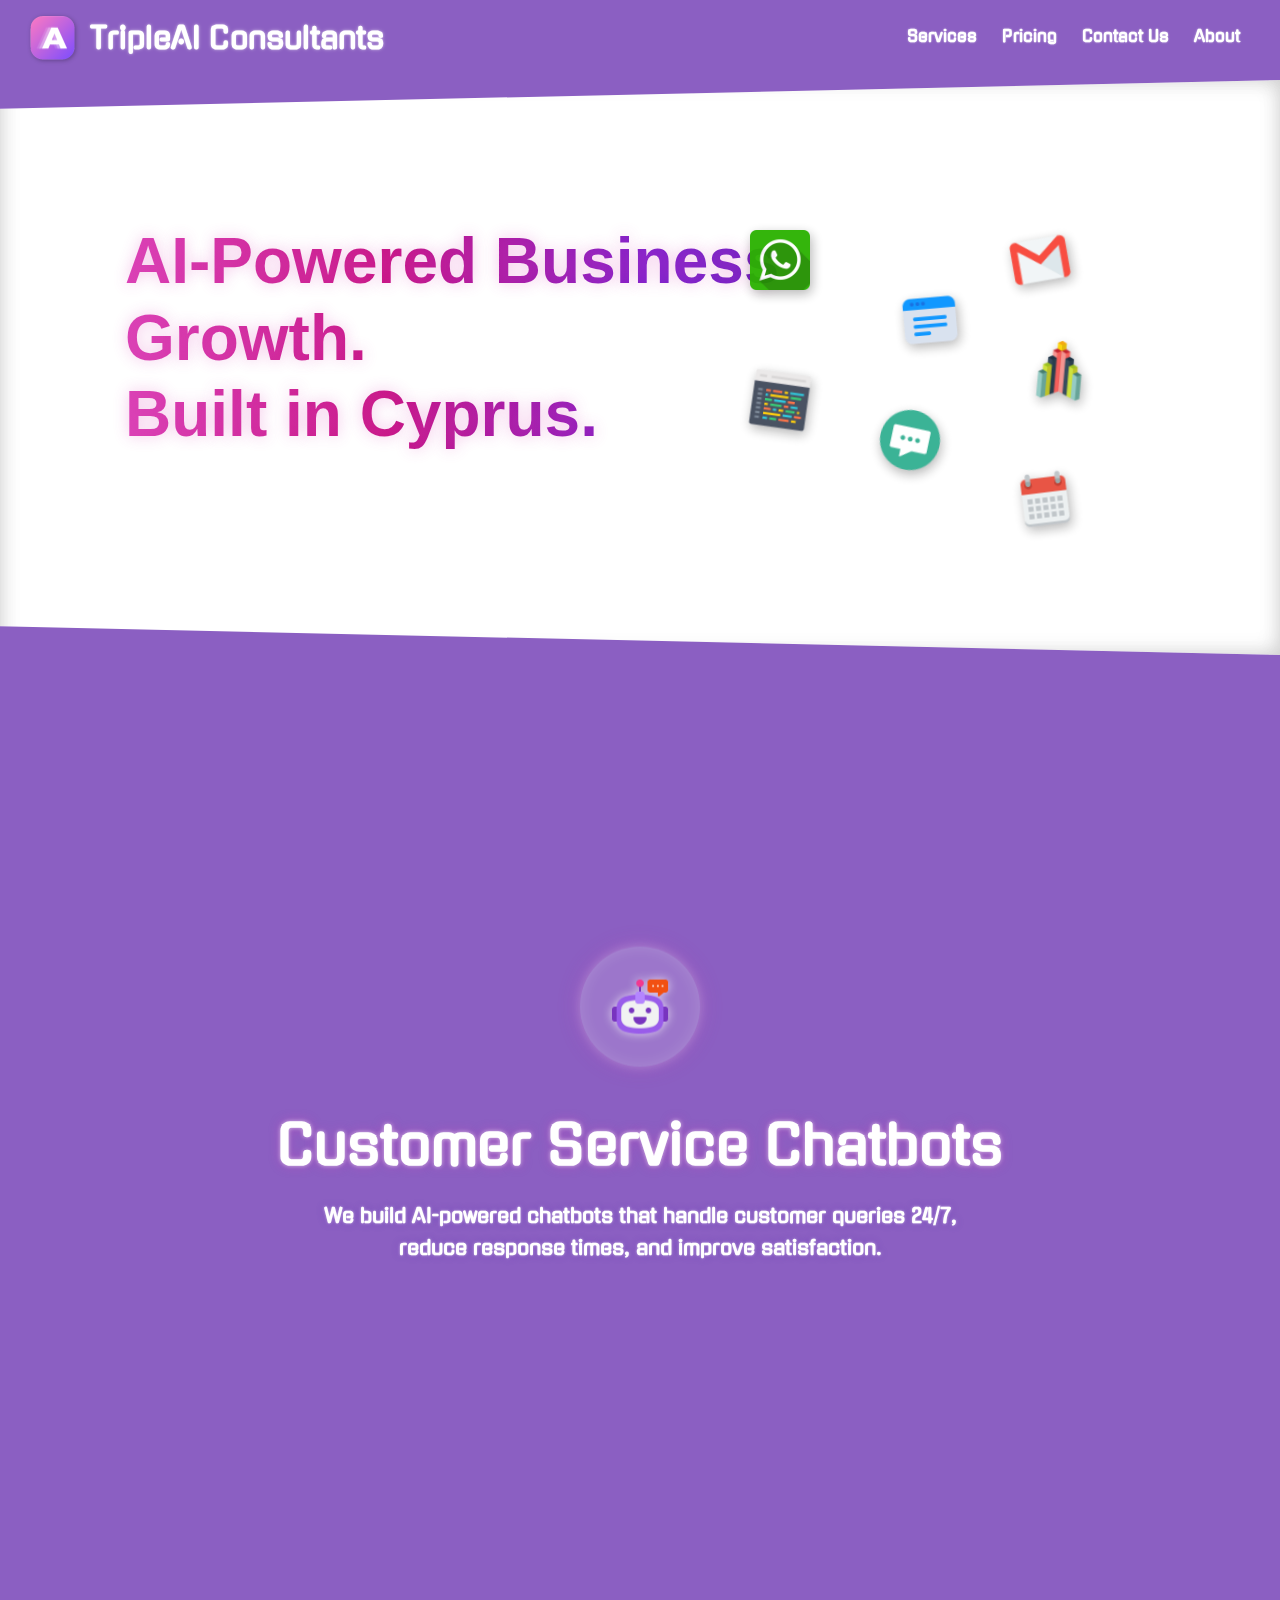
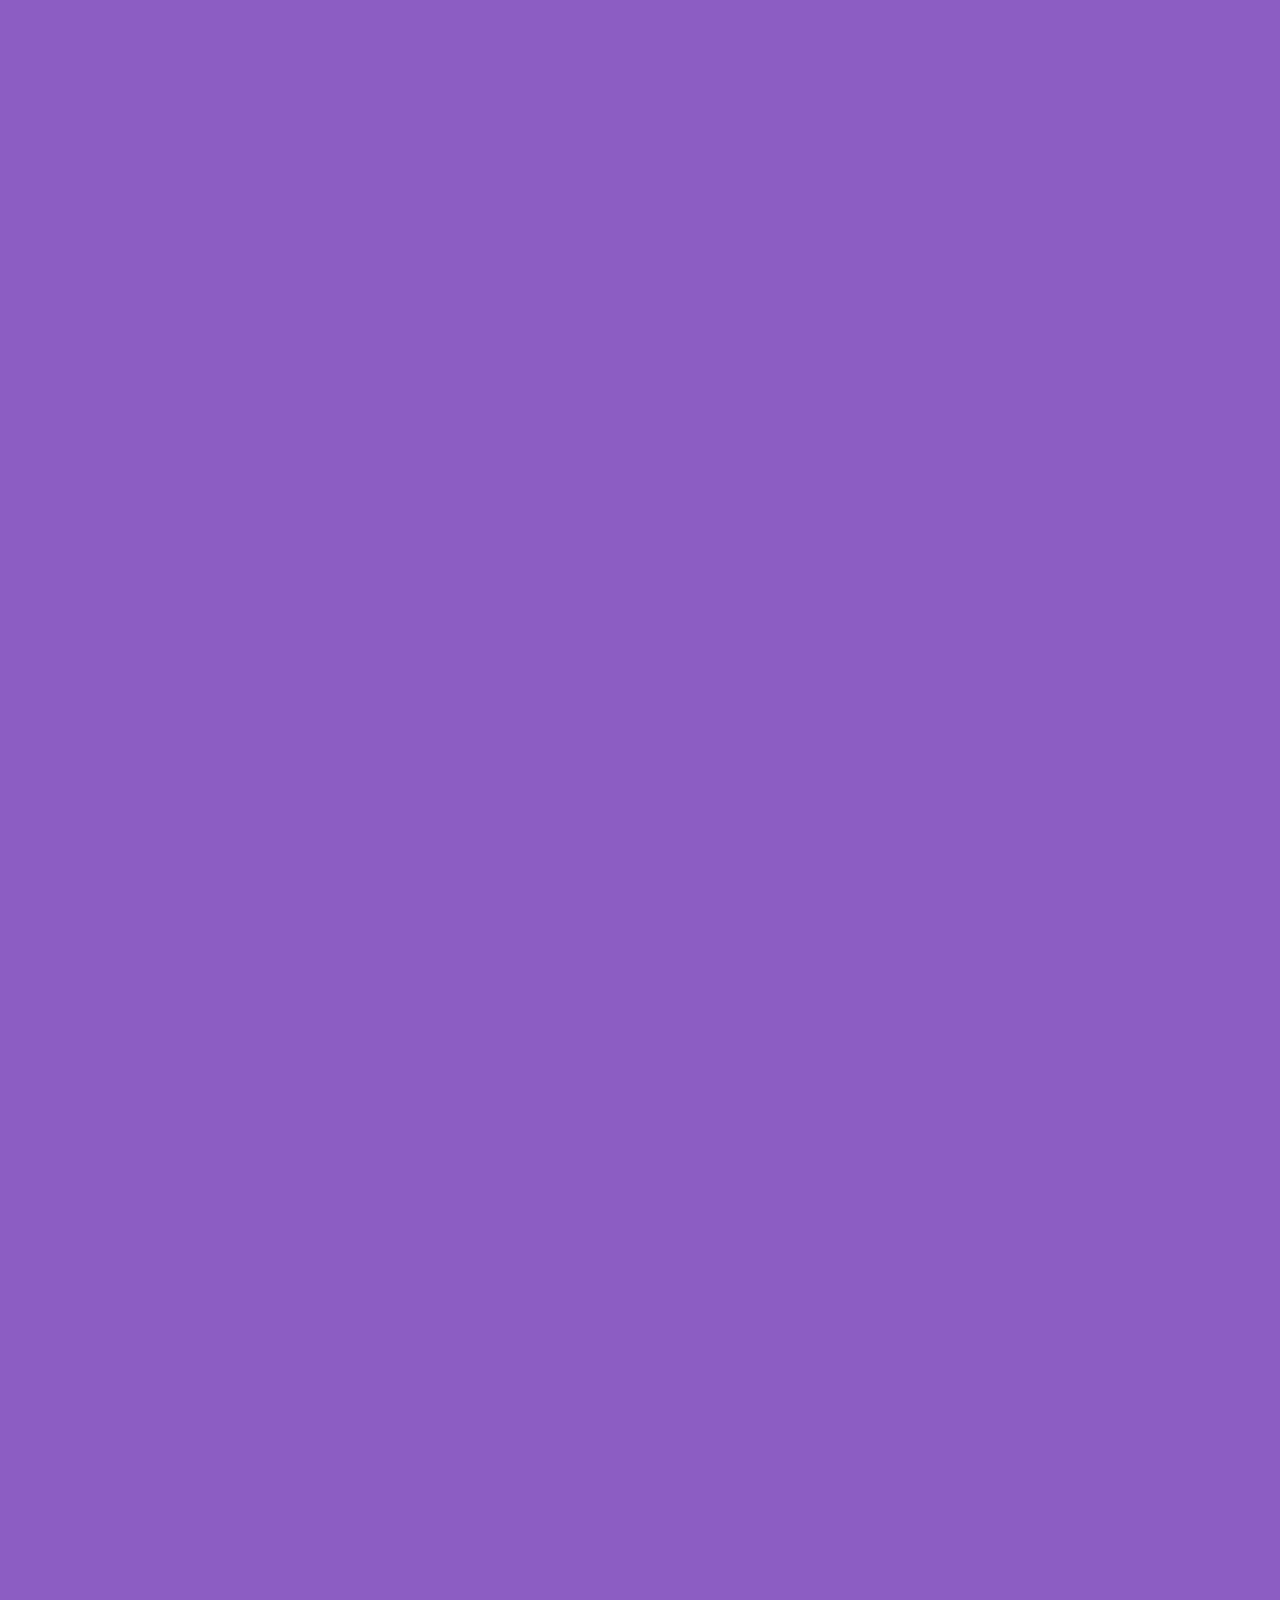
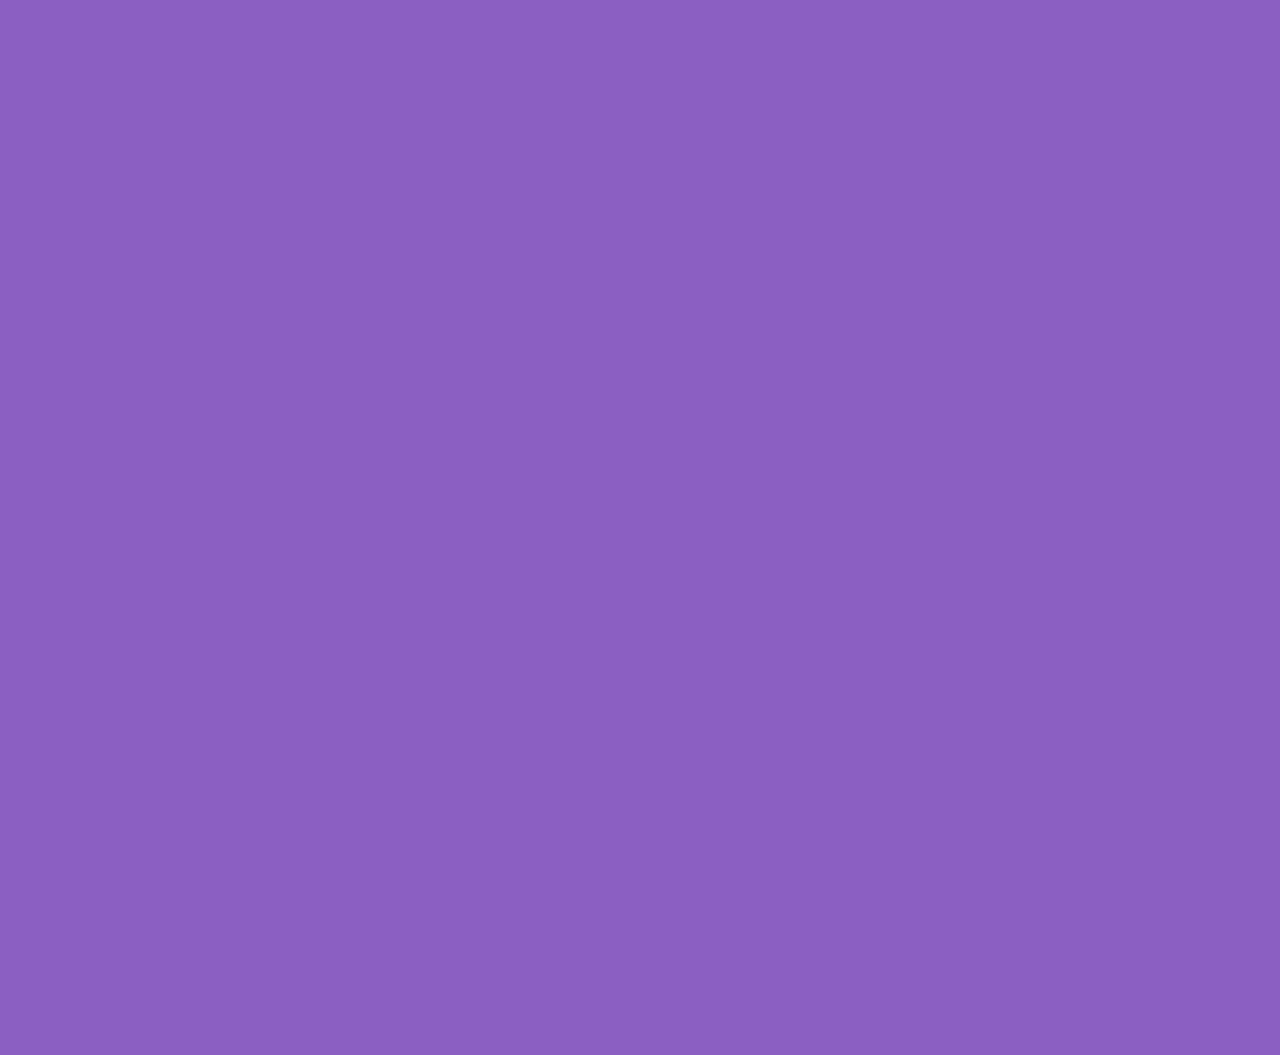
<file: index.html>
<!DOCTYPE html>
<html lang="en">
<head>
  <meta charset="UTF-8" />
  <meta name="viewport" content="width=device-width, initial-scale=1.0" />
  <title>TripleAI Consultants</title>
  
  <link rel="shortcut icon" href="assets/favicon/favicon.ico" type="image/x-icon" />

  <!-- Google Font: Gugi -->
  <link href="https://fonts.googleapis.com/css2?family=Gugi&display=swap" rel="stylesheet">

  <!-- Link to external CSS -->
  <link rel="stylesheet" href="styles.css">
</head>
<body>

  <header class="navbar">
    <div class="navbar-left">
      <img src="assets/logosmall.png" alt="Logo">
      <span>TripleAI Consultants</span>
    </div>
    <nav class="navbar-right">
      <a href="#services">Services</a>
      <a href="pricing_page/index.html">Pricing</a>
      <a href="#contact">Contact Us</a>
      <a href="#about">About</a>
    </nav>
  </header>

  <section class="hero-background">
    <div class="hero-content">
      <h1 class="gradient-text">AI-Powered Business Growth.<br>Built in Cyprus.</h1>
    </div>

    <!-- Icons container -->
    <div class="floating-icons">
      <img src="assets/icons/whatsapp.png" alt="WhatsApp Icon" class="icon icon1">
      <img src="assets/icons/browser.png" alt="Browser Icon" class="icon icon2">
      <img src="assets/icons/coding.png" alt="Coding Icon" class="icon icon3">
      <img src="assets/icons/calendar.png" alt="Calendar Icon" class="icon icon4">
      <img src="assets/icons/data.png" alt="Data Icon" class="icon icon5">
      <img src="assets/icons/email.png" alt="Email Icon" class="icon icon6">
      <img src="assets/icons/chat.png" alt="Chat Icon" class="icon icon7">
    </div>
  </section>

  <!-- Services Section -->
  <section id="services" class="services-scroll-section">
    <div class="services-wrapper">
      <div class="service-slide active">
        <div class="service-icon">
          <img src="assets/services/chatbot.png" alt="Chatbot Icon">
        </div>
        <h2>Customer Service Chatbots</h2>
        <p>We build AI-powered chatbots that handle customer queries 24/7, reduce response times, and improve satisfaction.</p>
      </div>

      <div class="service-slide">
        <div class="service-icon">
          <img src="assets/services/auto.png" alt="Automation Icon">
        </div>
        <h2>Automation</h2>
        <p>From repetitive tasks to complex workflows, we automate processes to save time and boost efficiency.</p>
      </div>

      <div class="service-slide">
        <div class="service-icon">
          <img src="assets/services/web.png" alt="Web Dev Icon">
        </div>
        <h2>Web Development</h2>
        <p>Modern, responsive, and fast websites tailored to your business, ensuring a seamless user experience.</p>
      </div>

      <div class="service-slide">
        <div class="service-icon">
          <img src="assets/services/swd.png" alt="Software Dev Icon">
        </div>
        <h2>Software Development</h2>
        <p>Custom software solutions designed to scale with your business, built with precision and reliability.</p>
      </div>
    </div>
  </section>

  <script>
    window.addEventListener('scroll', function () {
      const navbar = document.querySelector('.navbar');
      if (window.scrollY > 10) {
        navbar.classList.add('scrolled');
      } else {
        navbar.classList.remove('scrolled');
      }
    });
  </script>

  <script>
    document.addEventListener("DOMContentLoaded", () => {
      const section = document.querySelector(".services-scroll-section");
      const slides = document.querySelectorAll(".service-slide");
      const totalSlides = slides.length;

      window.addEventListener("scroll", () => {
        const rect = section.getBoundingClientRect();

        // calculate scroll progress through the section
        if (rect.top <= 0 && rect.bottom >= window.innerHeight) {
          const progress = Math.abs(rect.top) / (rect.height - window.innerHeight);
          const activeIndex = Math.min(
            Math.floor(progress * totalSlides),
            totalSlides - 1
          );

          slides.forEach((slide, i) => {
            slide.classList.toggle("active", i === activeIndex);
          });
        }
      });
    });
  </script>

</body>
</html>
</file>
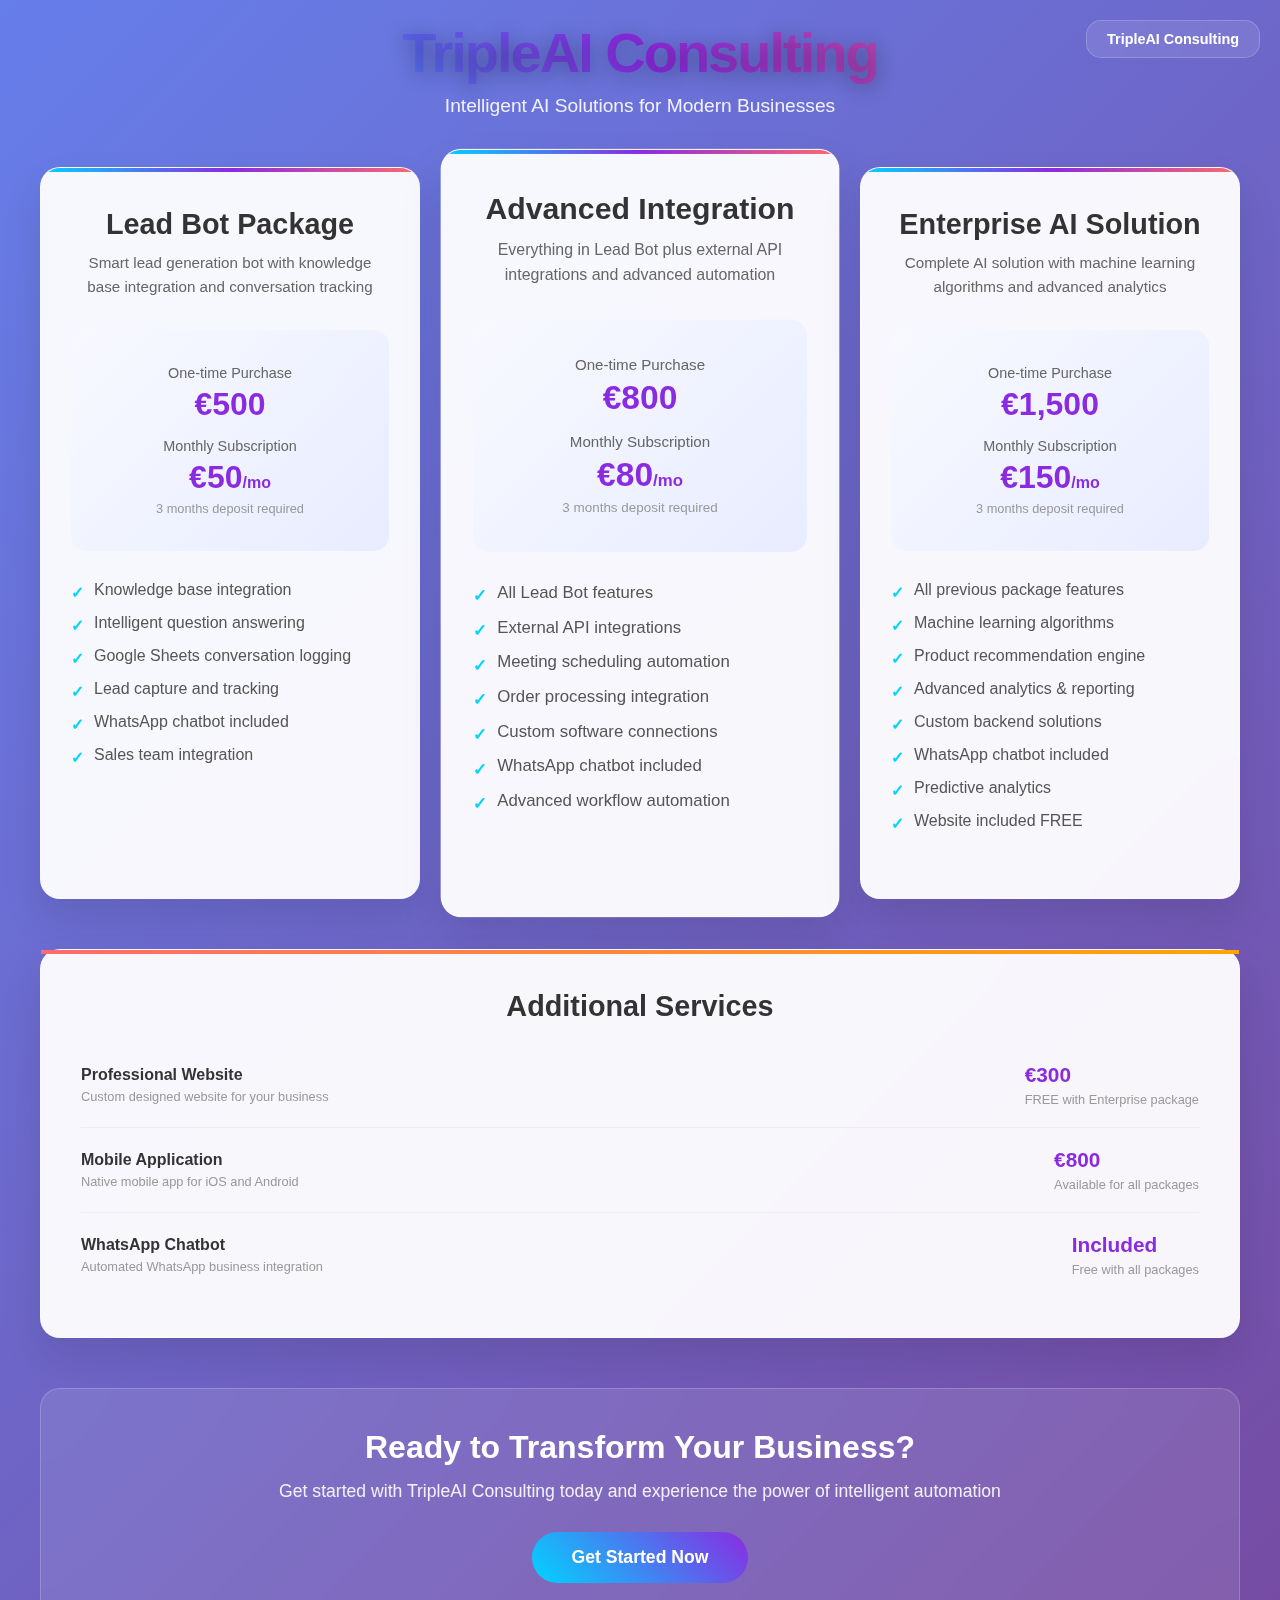
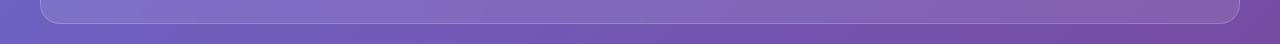
<file: pricing_page/index.html>
<!DOCTYPE html>
<html lang="en">
<head>
    <meta charset="UTF-8">
    <meta name="viewport" content="width=device-width, initial-scale=1.0">
    <title>TripleAI Consulting - Pricing Packages</title>
    <style>
        * {
            margin: 0;
            padding: 0;
            box-sizing: border-box;
        }

        body {
            font-family: 'Segoe UI', Tahoma, Geneva, Verdana, sans-serif;
            background: linear-gradient(135deg, #667eea 0%, #764ba2 100%);
            min-height: 100vh;
            padding: 20px;
        }

        .container {
            max-width: 1200px;
            margin: 0 auto;
            position: relative;
        }

        .header {
            text-align: center;
            margin-bottom: 50px;
            position: relative;
        }

        .company-logo {
            background: linear-gradient(45deg, #00d4ff, #8a2be2, #ff6b6b);
            -webkit-background-clip: text;
            -webkit-text-fill-color: transparent;
            background-clip: text;
            font-size: 3.5rem;
            font-weight: 900;
            letter-spacing: -2px;
            margin-bottom: 10px;
            text-shadow: 0 4px 20px rgba(0, 0, 0, 0.3);
        }

        .company-tagline {
            color: white;
            font-size: 1.2rem;
            font-weight: 300;
            opacity: 0.9;
        }

        .watermark {
            position: fixed;
            top: 20px;
            right: 20px;
            background: rgba(255, 255, 255, 0.1);
            backdrop-filter: blur(10px);
            border: 1px solid rgba(255, 255, 255, 0.2);
            border-radius: 15px;
            padding: 10px 20px;
            color: white;
            font-weight: 600;
            font-size: 0.9rem;
            z-index: 1000;
        }

        .packages-grid {
            display: grid;
            grid-template-columns: repeat(auto-fit, minmax(350px, 1fr));
            gap: 30px;
            margin-bottom: 50px;
        }

        .package-card {
            background: rgba(255, 255, 255, 0.95);
            backdrop-filter: blur(20px);
            border-radius: 20px;
            padding: 40px 30px;
            box-shadow: 0 20px 40px rgba(0, 0, 0, 0.1);
            border: 1px solid rgba(255, 255, 255, 0.3);
            position: relative;
            overflow: hidden;
            transition: all 0.3s ease;
        }

        .package-card:hover {
            transform: translateY(-10px);
            box-shadow: 0 30px 60px rgba(0, 0, 0, 0.15);
        }

        .package-card::before {
            content: '';
            position: absolute;
            top: 0;
            left: 0;
            right: 0;
            height: 4px;
            background: linear-gradient(45deg, #00d4ff, #8a2be2, #ff6b6b);
        }

        .package-header {
            text-align: center;
            margin-bottom: 30px;
        }

        .package-name {
            font-size: 1.8rem;
            font-weight: 700;
            color: #333;
            margin-bottom: 10px;
        }

        .package-description {
            color: #666;
            font-size: 0.95rem;
            line-height: 1.6;
        }

        .pricing {
            text-align: center;
            margin: 30px 0;
            padding: 20px;
            background: linear-gradient(135deg, #f8f9ff, #e8ecff);
            border-radius: 15px;
        }

        .price-option {
            margin: 15px 0;
        }

        .price-label {
            font-size: 0.9rem;
            color: #666;
            margin-bottom: 5px;
        }

        .price {
            font-size: 2rem;
            font-weight: 800;
            color: #8a2be2;
        }

        .price-note {
            font-size: 0.8rem;
            color: #999;
            margin-top: 5px;
        }

        .features {
            list-style: none;
            margin: 25px 0;
        }

        .feature {
            display: flex;
            align-items: flex-start;
            margin: 12px 0;
            color: #555;
        }

        .feature::before {
            content: '✓';
            color: #00d4ff;
            font-weight: bold;
            margin-right: 10px;
            margin-top: 2px;
        }

        .popular {
            position: relative;
            transform: scale(1.05);
        }
        .add-ons {
            background: rgba(255, 255, 255, 0.95);
            backdrop-filter: blur(20px);
            border-radius: 20px;
            padding: 40px;
            box-shadow: 0 20px 40px rgba(0, 0, 0, 0.1);
            border: 1px solid rgba(255, 255, 255, 0.3);
            position: relative;
        }

        .add-ons::before {
            content: '';
            position: absolute;
            top: 0;
            left: 0;
            right: 0;
            height: 4px;
            background: linear-gradient(45deg, #ff6b6b, #ffa500);
        }

        .add-ons h3 {
            font-size: 1.8rem;
            color: #333;
            margin-bottom: 20px;
            text-align: center;
        }

        .add-on-item {
            display: flex;
            justify-content: space-between;
            align-items: center;
            padding: 20px 0;
            border-bottom: 1px solid #eee;
        }

        .add-on-item:last-child {
            border-bottom: none;
        }

        .add-on-name {
            font-weight: 600;
            color: #333;
            flex: 1;
        }

        .add-on-price {
            font-size: 1.3rem;
            font-weight: 700;
            color: #8a2be2;
        }

        .add-on-note {
            font-size: 0.8rem;
            color: #999;
            margin-top: 5px;
        }

        .cta-section {
            text-align: center;
            margin-top: 50px;
            padding: 40px;
            background: rgba(255, 255, 255, 0.1);
            backdrop-filter: blur(20px);
            border-radius: 20px;
            border: 1px solid rgba(255, 255, 255, 0.2);
        }

        .cta-title {
            font-size: 2rem;
            color: white;
            margin-bottom: 15px;
            font-weight: 700;
        }

        .cta-subtitle {
            color: rgba(255, 255, 255, 0.9);
            font-size: 1.1rem;
            margin-bottom: 30px;
        }

        .cta-button {
            background: linear-gradient(45deg, #00d4ff, #8a2be2);
            color: white;
            padding: 15px 40px;
            border: none;
            border-radius: 50px;
            font-size: 1.1rem;
            font-weight: 600;
            cursor: pointer;
            transition: all 0.3s ease;
            text-decoration: none;
            display: inline-block;
        }

        .cta-button:hover {
            transform: translateY(-2px);
            box-shadow: 0 10px 30px rgba(0, 0, 0, 0.2);
        }

        @media (max-width: 768px) {
            .company-logo {
                font-size: 2.5rem;
            }
            
            .packages-grid {
                grid-template-columns: 1fr;
            }
            
            .popular {
                transform: none;
            }
            
            .watermark {
                position: relative;
                top: auto;
                right: auto;
                margin-bottom: 20px;
                display: inline-block;
            }
        }
    </style>
</head>
<body>
    <div class="watermark">TripleAI Consulting</div>
    
    <div class="container">
        <div class="header">
            <h1 class="company-logo">TripleAI Consulting</h1>
            <p class="company-tagline">Intelligent AI Solutions for Modern Businesses</p>
        </div>

        <div class="packages-grid">
            <!-- Lead Bot Package -->
            <div class="package-card">
                <div class="package-header">
                    <h2 class="package-name">Lead Bot Package</h2>
                    <p class="package-description">Smart lead generation bot with knowledge base integration and conversation tracking</p>
                </div>
                
                <div class="pricing">
                    <div class="price-option">
                        <div class="price-label">One-time Purchase</div>
                        <div class="price">€500</div>
                    </div>
                    <div class="price-option">
                        <div class="price-label">Monthly Subscription</div>
                        <div class="price">€50<span style="font-size: 1rem;">/mo</span></div>
                        <div class="price-note">3 months deposit required</div>
                    </div>
                </div>

                <ul class="features">
                    <li class="feature">Knowledge base integration</li>
                    <li class="feature">Intelligent question answering</li>
                    <li class="feature">Google Sheets conversation logging</li>
                    <li class="feature">Lead capture and tracking</li>
                    <li class="feature">WhatsApp chatbot included</li>
                    <li class="feature">Sales team integration</li>
                </ul>
            </div>

            <!-- Advanced Integration Package -->
            <div class="package-card popular">
                <div class="package-header">
                    <h2 class="package-name">Advanced Integration</h2>
                    <p class="package-description">Everything in Lead Bot plus external API integrations and advanced automation</p>
                </div>
                
                <div class="pricing">
                    <div class="price-option">
                        <div class="price-label">One-time Purchase</div>
                        <div class="price">€800</div>
                    </div>
                    <div class="price-option">
                        <div class="price-label">Monthly Subscription</div>
                        <div class="price">€80<span style="font-size: 1rem;">/mo</span></div>
                        <div class="price-note">3 months deposit required</div>
                    </div>
                </div>

                <ul class="features">
                    <li class="feature">All Lead Bot features</li>
                    <li class="feature">External API integrations</li>
                    <li class="feature">Meeting scheduling automation</li>
                    <li class="feature">Order processing integration</li>
                    <li class="feature">Custom software connections</li>
                    <li class="feature">WhatsApp chatbot included</li>
                    <li class="feature">Advanced workflow automation</li>
                </ul>
            </div>

            <!-- Enterprise AI Package -->
            <div class="package-card">
                <div class="package-header">
                    <h2 class="package-name">Enterprise AI Solution</h2>
                    <p class="package-description">Complete AI solution with machine learning algorithms and advanced analytics</p>
                </div>
                
                <div class="pricing">
                    <div class="price-option">
                        <div class="price-label">One-time Purchase</div>
                        <div class="price">€1,500</div>
                    </div>
                    <div class="price-option">
                        <div class="price-label">Monthly Subscription</div>
                        <div class="price">€150<span style="font-size: 1rem;">/mo</span></div>
                        <div class="price-note">3 months deposit required</div>
                    </div>
                </div>

                <ul class="features">
                    <li class="feature">All previous package features</li>
                    <li class="feature">Machine learning algorithms</li>
                    <li class="feature">Product recommendation engine</li>
                    <li class="feature">Advanced analytics & reporting</li>
                    <li class="feature">Custom backend solutions</li>
                    <li class="feature">WhatsApp chatbot included</li>
                    <li class="feature">Predictive analytics</li>
                    <li class="feature">Website included FREE</li>
                </ul>
            </div>
        </div>

        <div class="add-ons">
            <h3>Additional Services</h3>
            
            <div class="add-on-item">
                <div>
                    <div class="add-on-name">Professional Website</div>
                    <div class="add-on-note">Custom designed website for your business</div>
                </div>
                <div>
                    <div class="add-on-price">€300</div>
                    <div class="add-on-note">FREE with Enterprise package</div>
                </div>
            </div>
            
            <div class="add-on-item">
                <div>
                    <div class="add-on-name">Mobile Application</div>
                    <div class="add-on-note">Native mobile app for iOS and Android</div>
                </div>
                <div>
                    <div class="add-on-price">€800</div>
                    <div class="add-on-note">Available for all packages</div>
                </div>
            </div>
            
            <div class="add-on-item">
                <div>
                    <div class="add-on-name">WhatsApp Chatbot</div>
                    <div class="add-on-note">Automated WhatsApp business integration</div>
                </div>
                <div>
                    <div class="add-on-price">Included</div>
                    <div class="add-on-note">Free with all packages</div>
                </div>
            </div>
        </div>

        <div class="cta-section">
            <h2 class="cta-title">Ready to Transform Your Business?</h2>
            <p class="cta-subtitle">Get started with TripleAI Consulting today and experience the power of intelligent automation</p>
            <a href="mailto:TripleAIConsulting@gmail.com" class="cta-button">Get Started Now</a>
        </div>
    </div>
</body>
</html>
</file>
<file: styles.css>
body {
  margin: 0;
  background-color: #8b5fc2; /* Lightened background */
  font-family: 'Gugi', sans-serif;
}

html {
  scroll-behavior: smooth;
}


/* Navbar */
.navbar {
  position: fixed;   /* <-- keeps it at the top */
  top: 0;
  left: 0;
  width: 100%;
  z-index: 1000;     /* keep it above everything else */
  display: flex;
  justify-content: space-between;
  align-items: flex-start;
  padding: 15px 30px;
  background-color: transparent;
  transition: background-color 0.4s ease-in-out;
}

/* When scrolling */
.navbar.scrolled {
  background-color: #8b5fc2;
}


.navbar-left {
  display: flex;
  align-items: flex-start;
}

.navbar-left img {
  height: 45px;
  margin-right: 15px;
  filter: drop-shadow(1px 1px 2px rgba(0, 0, 0, 0.3)); /* Slight 3D effect */
  border-radius: 6px;
}

.navbar-left span {
  color: white;
  font-size: 30px;
  font-weight: 900; /* Extra bold */
  margin-top: 4px; /* Push text slightly down */
  text-shadow: 
    0 0 2px rgba(255, 255, 255, 0.5),
    0 0 4px rgba(255, 255, 255, 0.3); /* Balanced subtle glow */
}

.navbar-right {
  display: flex;
  align-items: flex-start;
  margin-top: 6px; /* Push links slightly down */
  margin-right: 70px;
}

.navbar-right a {
  color: white;
  text-decoration: none;
  margin-top: 5px;
  margin-left: 25px;
  font-size: 16px;
  font-weight: 700; /* Slightly bolder */
  text-shadow: 
    0 0 2px rgba(255, 255, 255, 0.4),
    0 0 3px rgba(255, 255, 255, 0.2); /* Gentle glow */
  transition: text-shadow 0.3s, color 0.3s;
}

.navbar-right a:hover {
  color: #ddd;
  text-shadow: 
    0 0 3px rgba(255, 255, 255, 0.4),
    0 0 5px rgba(255, 255, 255, 0.3);
}


.hero-background::before {
  content: "";
  position: absolute;
  inset: 0;
  clip-path: polygon(0 5%, 100% 0, 100% 100%, 0% 95%);
  background-color: transparent;
  box-shadow: 
    inset 0 -6px 20px rgba(0, 0, 0, 0.08),   /* bottom */
    inset 0 6px 20px rgba(0, 0, 0, 0.06),    /* top */
    inset 6px 0 20px rgba(0, 0, 0, 0.05),    /* left */
    inset -6px 0 20px rgba(0, 0, 0, 0.05);   /* right */
  z-index: -1;
}


.hero-background {
  margin-top: 80px; /* space for navbar */
  background-color: white;
  height: 575px;
  clip-path: polygon(0 5%, 100% 0, 100% 100%, 0% 95%);
  position: relative;
  z-index: 1;
}



.hero-content {
  padding-left: 125px;
  padding-top: 100px;
  max-width: 700px;
}

.gradient-text {
  font-family: 'Segoe UI', Tahoma, Geneva, Verdana, sans-serif;
  font-size: 64px;
  font-weight: 800;
  line-height: 1.2;

  /* Enhanced gradient with more color stops for better blending */
  background: linear-gradient(
    270deg,
    #db42b6,  /* darker pink */
    #c026a7,  /* strong magenta */
    #a82ab5,  /* blend color */
    #7c2bc0,  /* deeper purple */
    #6d28d9,  /* blend color */
    #5b21b6,  /* dark violet */
    #7e22ce,  /* blend color */
    #c71585,  /* medium violet red */
    #db42b6   /* back to start */
  );
  
  background-size: 300% 300%;
  background-clip: text;
  -webkit-background-clip: text;

  color: transparent;
  -webkit-text-fill-color: transparent;

  /* Smoother animation with more keyframes */
  animation: gradientFlow 15s ease infinite;
  
  /* Adding a subtle glow for extra effect */
  text-shadow: 0 0 15px rgba(219, 66, 182, 0.3);
}

@keyframes gradientFlow {
  0% {
    background-position: 0% 50%;
  }
  25% {
    background-position: 50% 75%;
  }
  50% {
    background-position: 100% 50%;
  }
  75% {
    background-position: 50% 25%;
  }
  100% {
    background-position: 0% 50%;
  }
}

.floating-icons {
  position: absolute;
  top: 130px;       /* pushed down */
  right: 160px;     /* pushed left */
  width: 400px;
  height: 500px;
  z-index: 2;
}

/* Base icon styles */
.floating-icons .icon {
  position: absolute;
  width: 60px;
  height: 60px;
  opacity: 0.95;
  filter: drop-shadow(2px 4px 6px rgba(0, 0, 0, 0.3));
  animation: floatIcon 6s ease-in-out infinite;
  transition: transform 0.3s ease;
}

.icon1 {
  top: 20px;
  left: 30px;
  animation-delay: 0s;
}

.icon2 {
  top: 80px;
  left: 180px;
  animation-delay: 1s;
  transform: rotate(-5deg);
}

.icon3 {
  top: 160px;
  left: 30px;
  animation-delay: 2s;
  transform: rotate(8deg);
}

.icon4 {
  top: 260px;
  left: 295px;
  animation-delay: 3s;
  transform: rotate(-7deg);
}

.icon5 {
  top: 130px;
  left: 310px;
  animation-delay: 4s;
  transform: rotate(5deg);
}

.icon6 {
  top: 20px;
  left: 290px;
  animation-delay: 5s;
  transform: rotate(-10deg);
}

.icon7 {
  top: 200px;
  left: 160px;
  animation-delay: 6s;
  transform: rotate(12deg);
}


/* Float animation */
@keyframes floatIcon {
  0%, 100% {
    transform: translateY(0px) rotate(0deg);
  }
  50% {
    transform: translateY(-12px) rotate(3deg);
  }
}

.services-scroll-section {
  position: relative;
  height: 400vh; /* 4 slides */
  background: transparent; /* match body */
}


.services-wrapper {
  position: sticky;    /* "pin" it while scrolling */
  top: 0;
  height: 100vh;       /* always fill screen */
  display: flex;
  justify-content: center;
  align-items: center;
  text-align: center;
}

.service-slide {
  position: absolute;
  top: 50%;
  left: 50%;
  transform: translate(-50%, -50%) translateY(20px);
  width: 70%;
  max-width: 900px;
  opacity: 0;
  transition: opacity 0.5s ease, transform 0.5s ease;
}

.service-slide.active {
  opacity: 1;
  transform: translate(-50%, -50%) translateY(0);
}

.service-icon {
  width: 120px;
  height: 120px;
  margin: 0 auto 30px;
  border-radius: 50%;
  background: rgba(255, 255, 255, 0.15); /* translucent bubble */
  backdrop-filter: blur(6px);            /* frosted glass effect */
  display: flex;
  align-items: center;
  justify-content: center;

  /* softer bubble glow */
  box-shadow: 
    0 0 12px rgba(255, 255, 255, 0.25),
    0 0 25px rgba(219, 66, 182, 0.2),
    inset 0 0 15px rgba(255, 255, 255, 0.15);

  transition: transform 0.8s ease;
}

.service-icon img {
  width: 60px;
  height: 60px;
  filter: drop-shadow(0 0 5px rgba(255,255,255,0.7));
}

/* Rotate when active */
.service-slide.active .service-icon {
  transform: rotate(360deg);
}

/* Service Title */
.service-slide h2 {
  font-size: 54px;
  font-weight: 900;
  color: #fff;
  margin-bottom: 20px;
  text-shadow: 
    0 0 4px rgba(255, 255, 255, 0.6),
    0 0 12px rgba(219, 66, 182, 0.35);
}

/* Service Description */
.service-slide p {
  font-size: 20px;
  font-weight: 600;
  color: #fff;
  line-height: 1.6;
  max-width: 700px;
  margin: 0 auto;
  text-shadow: 
    0 0 3px rgba(255, 255, 255, 0.5),
    0 0 8px rgba(91, 33, 182, 0.3);
}
</file>
